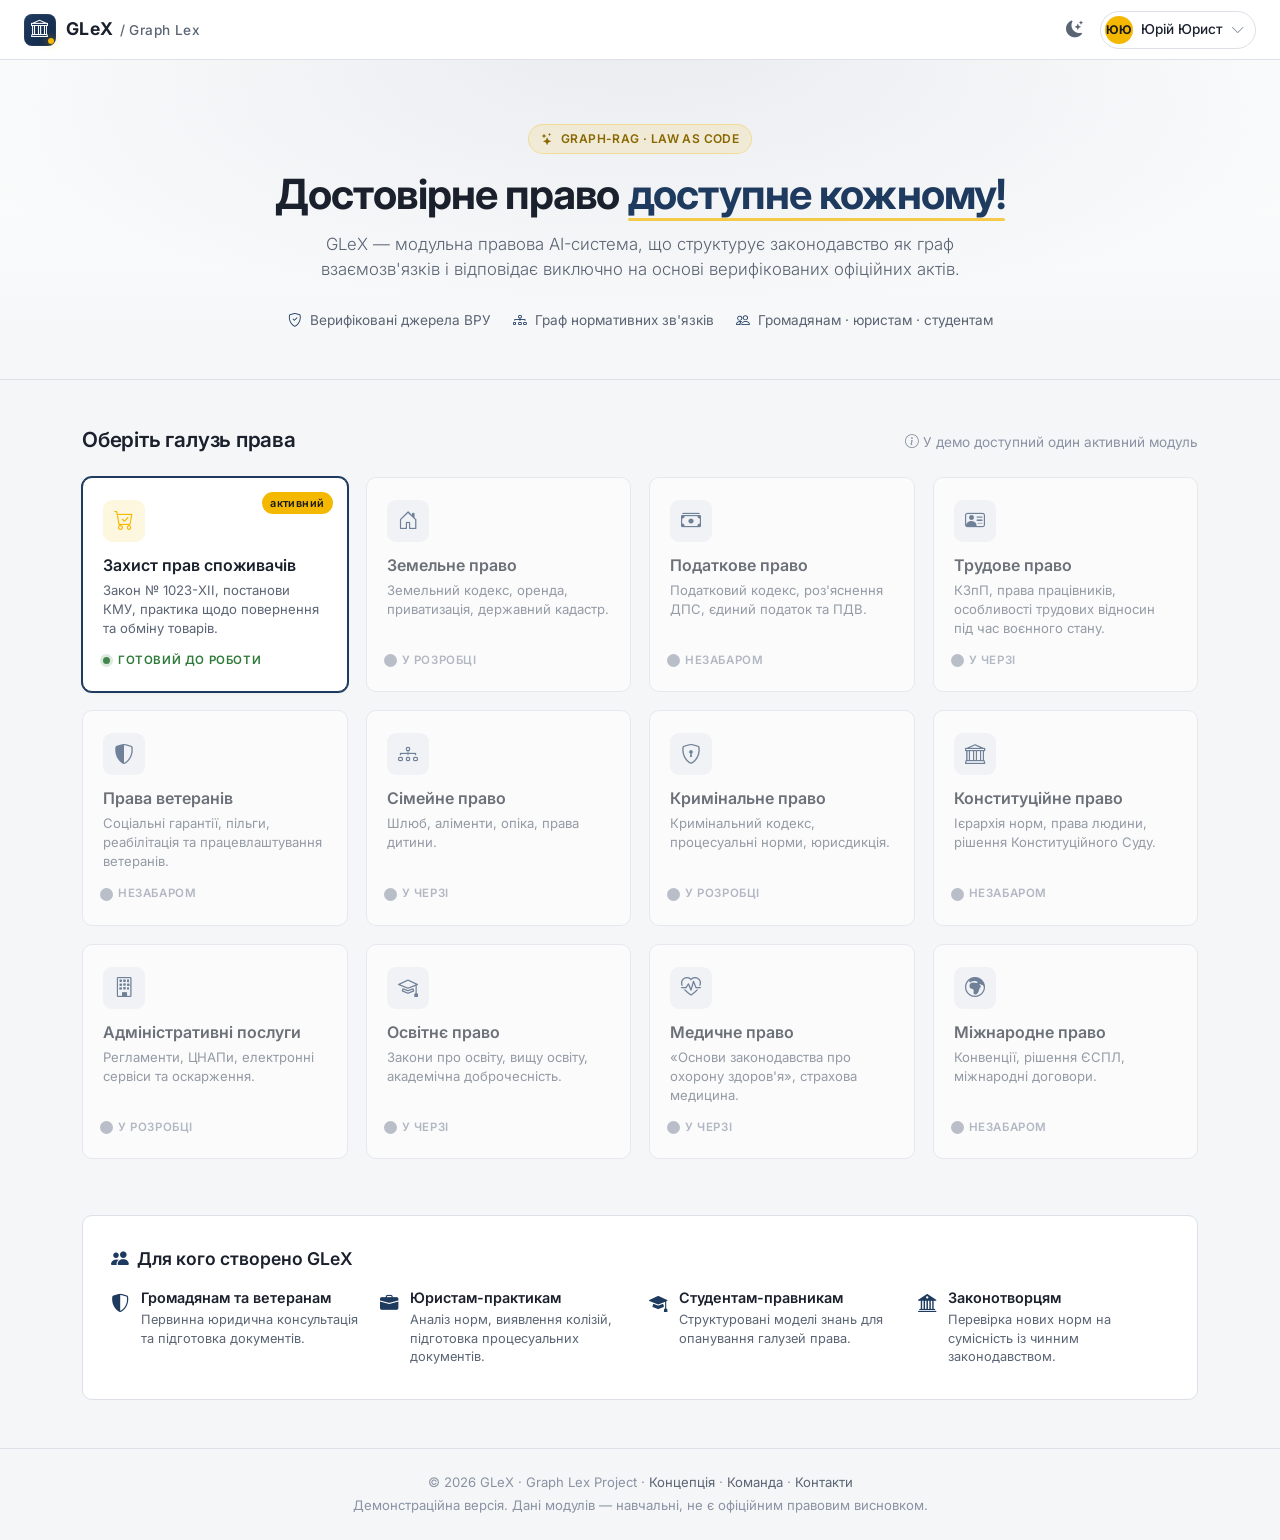
<file: index.html>
<!DOCTYPE html>
<html lang="uk" data-bs-theme="light">

<head>
    <meta charset="UTF-8">
    <meta name="viewport" content="width=device-width, initial-scale=1.0">
    <title>GLeX — модульна AI правова система</title>
    <meta name="description"
        content="GLeX (Graph Lex) — модульна AI правова система на базі Graph-RAG і концепції Law as Code.">

    <link href="https://cdn.jsdelivr.net/npm/bootstrap@5.3.2/dist/css/bootstrap.min.css" rel="stylesheet">
    <link rel="stylesheet" href="https://cdn.jsdelivr.net/npm/bootstrap-icons@1.11.2/font/bootstrap-icons.min.css">
    <link rel="preconnect" href="https://fonts.googleapis.com">
    <link rel="preconnect" href="https://fonts.gstatic.com" crossorigin>
    <link href="https://fonts.googleapis.com/css2?family=Inter:wght@400;500;600;700&display=swap" rel="stylesheet">

    <link rel="stylesheet" href="assets/css/common.css">
    <link rel="stylesheet" href="assets/css/index.css">
</head>

<body>

    <header class="gl-navbar">
        <a class="brand" href="index.html">
            <span class="brand-mark"><i class="bi bi-bank"></i></span>
            <span><span class="brand-name">GLeX</span><span class="brand-sub d-none d-sm-inline">/ Graph
                    Lex</span></span>
        </a>

        <div class="nav-actions">
            <button class="gl-icon-btn" data-theme-toggle title="Перемкнути тему">
                <i class="bi bi-moon-stars-fill" data-theme-icon></i>
            </button>

            <div class="dropdown">
                <button class="gl-user-toggle" data-bs-toggle="dropdown" aria-expanded="false">
                    <span class="gl-avatar">ЮЮ</span>
                    <span class="gl-user-name d-none d-md-inline">Юрій Юрист</span>
                    <i class="bi bi-chevron-down small text-gl-subtle d-none d-md-inline"></i>
                </button>
                <ul class="dropdown-menu dropdown-menu-end">
                    <li><a class="dropdown-item" href="#"><i class="bi bi-person"></i>Акаунт</a></li>
                    <li><a class="dropdown-item" href="#"><i class="bi bi-gear"></i>Налаштування</a></li>
                    <li><a class="dropdown-item" href="#"><i class="bi bi-info-circle"></i>Довідка</a></li>
                    <li><a class="dropdown-item" href="#"><i class="bi bi-chat-square-dots"></i>Зворотний зв'язок</a>
                    </li>
                    <li>
                        <hr class="dropdown-divider">
                    </li>
                    <li><a class="dropdown-item text-danger" href="#"><i class="bi bi-box-arrow-right"></i>Вихід</a>
                    </li>
                </ul>
            </div>
        </div>
    </header>

    <section class="gl-hero">
        <div class="container text-center">
            <span class="eyebrow"><i class="bi bi-stars"></i>Graph-RAG · Law as Code</span>
            <h1>Достовірне право <span class="accent">доступне кожному!</span></h1>
            <p class="lead">
                GLeX — модульна правова AI-система, що структурує законодавство як граф
                взаємозв'язків і відповідає виключно на основі верифікованих офіційних актів.
            </p>

            <div class="gl-hero-meta">
                <span class="item"><i class="bi bi-shield-check"></i>Верифіковані джерела ВРУ</span>
                <span class="item"><i class="bi bi-diagram-3"></i>Граф нормативних зв'язків</span>
                <span class="item"><i class="bi bi-people"></i>Громадянам · юристам · студентам</span>
            </div>
        </div>
    </section>

    <main class="container py-5">

        <div class="gl-section-title">
            <h2>Оберіть галузь права</h2>
            <span class="hint"><i class="bi bi-info-circle me-1"></i>У демо доступний один активний модуль</span>
        </div>

        <div class="gl-card-grid">

            <a href="module.html" class="gl-law-card is-active" data-href="module.html">
                <span class="badge-active">активний</span>
                <span class="icon-wrap"><i class="bi bi-cart-check"></i></span>
                <h3>Захист прав споживачів</h3>
                <p>Закон № 1023-XII, постанови КМУ, практика щодо повернення та обміну товарів.</p>
                <span class="status"><span class="dot"></span>Готовий до роботи</span>
            </a>

            <div class="gl-law-card is-disabled">
                <span class="icon-wrap"><i class="bi bi-house-door"></i></span>
                <h3>Земельне право</h3>
                <p>Земельний кодекс, оренда, приватизація, державний кадастр.</p>
                <span class="status"><span class="dot"></span>У розробці</span>
            </div>

            <div class="gl-law-card is-disabled">
                <span class="icon-wrap"><i class="bi bi-cash-stack"></i></span>
                <h3>Податкове право</h3>
                <p>Податковий кодекс, роз'яснення ДПС, єдиний податок та ПДВ.</p>
                <span class="status"><span class="dot"></span>Незабаром</span>
            </div>

            <div class="gl-law-card is-disabled">
                <span class="icon-wrap"><i class="bi bi-person-vcard"></i></span>
                <h3>Трудове право</h3>
                <p>КЗпП, права працівників, особливості трудових відносин під час воєнного стану.</p>
                <span class="status"><span class="dot"></span>У черзі</span>
            </div>

            <div class="gl-law-card is-disabled">
                <span class="icon-wrap"><i class="bi bi-shield-shaded"></i></span>
                <h3>Права ветеранів</h3>
                <p>Соціальні гарантії, пільги, реабілітація та працевлаштування ветеранів.</p>
                <span class="status"><span class="dot"></span>Незабаром</span>
            </div>

            <div class="gl-law-card is-disabled">
                <span class="icon-wrap"><i class="bi bi-diagram-3"></i></span>
                <h3>Сімейне право</h3>
                <p>Шлюб, аліменти, опіка, права дитини.</p>
                <span class="status"><span class="dot"></span>У черзі</span>
            </div>

            <div class="gl-law-card is-disabled">
                <span class="icon-wrap"><i class="bi bi-shield-lock"></i></span>
                <h3>Кримінальне право</h3>
                <p>Кримінальний кодекс, процесуальні норми, юрисдикція.</p>
                <span class="status"><span class="dot"></span>У розробці</span>
            </div>

            <div class="gl-law-card is-disabled">
                <span class="icon-wrap"><i class="bi bi-bank"></i></span>
                <h3>Конституційне право</h3>
                <p>Ієрархія норм, права людини, рішення Конституційного Суду.</p>
                <span class="status"><span class="dot"></span>Незабаром</span>
            </div>

            <div class="gl-law-card is-disabled">
                <span class="icon-wrap"><i class="bi bi-building"></i></span>
                <h3>Адміністративні послуги</h3>
                <p>Регламенти, ЦНАПи, електронні сервіси та оскарження.</p>
                <span class="status"><span class="dot"></span>У розробці</span>
            </div>

            <div class="gl-law-card is-disabled">
                <span class="icon-wrap"><i class="bi bi-mortarboard"></i></span>
                <h3>Освітнє право</h3>
                <p>Закони про освіту, вищу освіту, академічна доброчесність.</p>
                <span class="status"><span class="dot"></span>У черзі</span>
            </div>

            <div class="gl-law-card is-disabled">
                <span class="icon-wrap"><i class="bi bi-heart-pulse"></i></span>
                <h3>Медичне право</h3>
                <p>«Основи законодавства про охорону здоров'я», страхова медицина.</p>
                <span class="status"><span class="dot"></span>У черзі</span>
            </div>

            <div class="gl-law-card is-disabled">
                <span class="icon-wrap"><i class="bi bi-globe-europe-africa"></i></span>
                <h3>Міжнародне право</h3>
                <p>Конвенції, рішення ЄСПЛ, міжнародні договори.</p>
                <span class="status"><span class="dot"></span>Незабаром</span>
            </div>

        </div>

        <section class="gl-audience">
            <h3><i class="bi bi-people-fill me-2" style="color: var(--gl-primary);"></i>Для кого створено GLeX</h3>
            <div class="gl-audience-grid">
                <div class="gl-audience-item">
                    <i class="bi bi-shield-shaded"></i>
                    <div>
                        <div class="label">Громадянам та ветеранам</div>
                        <div class="desc">Первинна юридична консультація та підготовка документів.</div>
                    </div>
                </div>
                <div class="gl-audience-item">
                    <i class="bi bi-briefcase-fill"></i>
                    <div>
                        <div class="label">Юристам-практикам</div>
                        <div class="desc">Аналіз норм, виявлення колізій, підготовка процесуальних документів.</div>
                    </div>
                </div>
                <div class="gl-audience-item">
                    <i class="bi bi-mortarboard-fill"></i>
                    <div>
                        <div class="label">Студентам-правникам</div>
                        <div class="desc">Структуровані моделі знань для опанування галузей права.</div>
                    </div>
                </div>
                <div class="gl-audience-item">
                    <i class="bi bi-bank2"></i>
                    <div>
                        <div class="label">Законотворцям</div>
                        <div class="desc">Перевірка нових норм на сумісність із чинним законодавством.</div>
                    </div>
                </div>
            </div>
        </section>

    </main>

    <footer class="gl-footer">
        <div class="container">
            <div>© 2026 GLeX · Graph Lex Project · <a href="#">Концепція</a> · <a href="#">Команда</a> · <a
                    href="#">Контакти</a></div>
            <div class="mt-1">Демонстраційна версія. Дані модулів — навчальні, не є офіційним правовим висновком.</div>
        </div>
    </footer>

    <script src="https://cdn.jsdelivr.net/npm/bootstrap@5.3.2/dist/js/bootstrap.bundle.min.js"></script>
    <script src="assets/js/theme.js"></script>
    <script src="assets/js/index.js"></script>
</body>

</html>
</file>
<file: assets/css/common.css>
:root {
    --gl-primary: #1e3a5f;
    --gl-primary-hover: #264b78;
    --gl-accent: #f5b800;
    --gl-accent-soft: rgba(245, 184, 0, 0.12);

    --gl-bg: #f5f6f8;
    --gl-surface: #ffffff;
    --gl-surface-alt: #eef0f4;
    --gl-border: #dde1e7;
    --gl-text: #1a202c;
    --gl-text-muted: #5a6473;
    --gl-text-subtle: #8a93a3;

    --gl-shadow-sm: 0 1px 2px rgba(15, 23, 42, 0.04), 0 1px 3px rgba(15, 23, 42, 0.06);
    --gl-shadow-md: 0 4px 12px rgba(15, 23, 42, 0.06), 0 2px 4px rgba(15, 23, 42, 0.04);
    --gl-shadow-lg: 0 14px 32px rgba(15, 23, 42, 0.10);

    --gl-radius: 10px;
    --gl-radius-sm: 6px;

    --gl-font: 'Inter', 'Segoe UI', system-ui, -apple-system, sans-serif;

    --gl-navbar-h: 60px;
}

[data-bs-theme="dark"] {
    --gl-primary: #4a85c7;
    --gl-primary-hover: #5d97d9;
    --gl-accent: #f5b800;
    --gl-accent-soft: rgba(245, 184, 0, 0.18);

    --gl-bg: #0d1117;
    --gl-surface: #161b22;
    --gl-surface-alt: #1c232c;
    --gl-border: #2a323d;
    --gl-text: #e6edf3;
    --gl-text-muted: #9aa5b1;
    --gl-text-subtle: #6b7685;

    --gl-shadow-sm: 0 1px 2px rgba(0, 0, 0, 0.4);
    --gl-shadow-md: 0 4px 12px rgba(0, 0, 0, 0.4);
    --gl-shadow-lg: 0 14px 32px rgba(0, 0, 0, 0.6);
}

html,
body {
    height: 100%;
}

body {
    font-family: var(--gl-font);
    background-color: var(--gl-bg);
    color: var(--gl-text);
    transition: background-color 0.25s ease, color 0.25s ease;
    -webkit-font-smoothing: antialiased;
}

/* ===== Navbar ===== */
.gl-navbar {
    background-color: var(--gl-surface);
    border-bottom: 1px solid var(--gl-border);
    height: var(--gl-navbar-h);
    padding: 0 1.5rem;
    display: flex;
    align-items: center;
    position: sticky;
    top: 0;
    z-index: 1030;
}

.gl-navbar .brand {
    display: flex;
    align-items: center;
    gap: 10px;
    text-decoration: none;
    color: var(--gl-text);
    font-weight: 700;
    letter-spacing: 0.4px;
}

.gl-navbar .brand-mark {
    width: 32px;
    height: 32px;
    border-radius: 8px;
    background: linear-gradient(135deg, var(--gl-primary) 0%, #122847 100%);
    color: #fff;
    display: flex;
    align-items: center;
    justify-content: center;
    font-size: 1.05rem;
    box-shadow: inset 0 0 0 1px rgba(255, 255, 255, 0.05);
}

.gl-navbar .brand-mark::after {
    content: "";
    position: absolute;
    transform: translate(11px, 11px);
    width: 6px;
    height: 6px;
    border-radius: 50%;
    background: var(--gl-accent);
    box-shadow: 0 0 8px rgba(245, 184, 0, 0.7);
}

.gl-navbar .brand-name {
    font-size: 1.1rem;
}

.gl-navbar .brand-sub {
    color: var(--gl-text-muted);
    font-weight: 500;
    font-size: 0.85rem;
    margin-left: 6px;
}

.gl-navbar .nav-actions {
    display: flex;
    align-items: center;
    gap: 0.5rem;
    margin-left: auto;
}

/* Icon-button generic */
.gl-icon-btn {
    width: 36px;
    height: 36px;
    border-radius: 8px;
    border: 1px solid transparent;
    background-color: transparent;
    color: var(--gl-text-muted);
    display: inline-flex;
    align-items: center;
    justify-content: center;
    font-size: 1.05rem;
    cursor: pointer;
    transition: all 0.15s ease;
}

.gl-icon-btn:hover {
    background-color: var(--gl-surface-alt);
    color: var(--gl-text);
    border-color: var(--gl-border);
}

/* User dropdown trigger */
.gl-user-toggle {
    display: flex;
    align-items: center;
    gap: 8px;
    padding: 4px 10px 4px 4px;
    border-radius: 999px;
    border: 1px solid var(--gl-border);
    background: var(--gl-surface);
    color: var(--gl-text);
    cursor: pointer;
    transition: background-color 0.15s ease;
}

.gl-user-toggle:hover {
    background: var(--gl-surface-alt);
}

.gl-avatar {
    width: 28px;
    height: 28px;
    border-radius: 50%;
    background: var(--gl-accent);
    color: #1a1a1a;
    display: flex;
    align-items: center;
    justify-content: center;
    font-size: 0.75rem;
    font-weight: 700;
}

.gl-user-toggle .gl-user-name {
    font-size: 0.85rem;
    font-weight: 500;
}

/* Bootstrap dropdown override */
.dropdown-menu {
    border-radius: var(--gl-radius);
    border: 1px solid var(--gl-border);
    background: var(--gl-surface);
    box-shadow: var(--gl-shadow-md);
    padding: 6px;
    min-width: 220px;
}

.dropdown-item {
    border-radius: var(--gl-radius-sm);
    padding: 8px 10px;
    color: var(--gl-text);
    font-size: 0.9rem;
}

.dropdown-item:hover,
.dropdown-item:focus {
    background-color: var(--gl-surface-alt);
    color: var(--gl-text);
}

.dropdown-item i {
    color: var(--gl-text-muted);
    width: 18px;
    text-align: center;
    margin-right: 6px;
}

.dropdown-divider {
    border-color: var(--gl-border);
    margin: 4px 0;
}

/* ===== Generic buttons ===== */
.btn-gl-primary {
    background-color: var(--gl-primary);
    color: #fff;
    border: 1px solid var(--gl-primary);
    border-radius: 8px;
    padding: 7px 16px;
    font-size: 0.88rem;
    font-weight: 500;
    transition: all 0.15s ease;
}

.btn-gl-primary:hover {
    background-color: var(--gl-primary-hover);
    border-color: var(--gl-primary-hover);
    color: #fff;
}

.btn-gl-outline {
    background-color: transparent;
    color: var(--gl-text);
    border: 1px solid var(--gl-border);
    border-radius: 8px;
    padding: 7px 14px;
    font-size: 0.88rem;
    font-weight: 500;
    transition: all 0.15s ease;
}

.btn-gl-outline:hover {
    background-color: var(--gl-surface-alt);
    border-color: var(--gl-text-subtle);
    color: var(--gl-text);
}

/* ===== Scrollbar ===== */
::-webkit-scrollbar {
    width: 10px;
    height: 10px;
}

::-webkit-scrollbar-track {
    background: transparent;
}

::-webkit-scrollbar-thumb {
    background: var(--gl-border);
    border-radius: 10px;
    border: 2px solid var(--gl-bg);
}

::-webkit-scrollbar-thumb:hover {
    background: var(--gl-text-subtle);
}

/* ===== Utility ===== */
.text-gl-muted {
    color: var(--gl-text-muted) !important;
}

.text-gl-subtle {
    color: var(--gl-text-subtle) !important;
}

.bg-gl-surface {
    background-color: var(--gl-surface) !important;
}

.gl-divider {
    height: 1px;
    background-color: var(--gl-border);
    width: 100%;
}

/* ===== Footer ===== */
.gl-footer {
    border-top: 1px solid var(--gl-border);
    padding: 1.5rem 0;
    text-align: center;
    color: var(--gl-text-subtle);
    font-size: 0.82rem;
}

.gl-footer a {
    color: var(--gl-text-muted);
    text-decoration: none;
}

.gl-footer a:hover {
    color: var(--gl-primary);
}
</file>
<file: assets/css/index.css>
/* ===== Hero ===== */
.gl-hero {
    padding: 64px 0 48px;
    border-bottom: 1px solid var(--gl-border);
    background:
        radial-gradient(1200px 400px at 50% -10%, rgba(30, 58, 95, 0.10), transparent 70%),
        linear-gradient(180deg, var(--gl-surface) 0%, var(--gl-bg) 100%);
}

[data-bs-theme="dark"] .gl-hero {
    background:
        radial-gradient(1200px 400px at 50% -10%, rgba(74, 133, 199, 0.18), transparent 70%),
        linear-gradient(180deg, var(--gl-surface) 0%, var(--gl-bg) 100%);
}

.gl-hero .eyebrow {
    display: inline-flex;
    align-items: center;
    gap: 8px;
    padding: 5px 12px;
    border-radius: 999px;
    background: var(--gl-accent-soft);
    color: #8a6700;
    border: 1px solid rgba(245, 184, 0, 0.30);
    font-size: 0.75rem;
    font-weight: 600;
    letter-spacing: 0.4px;
    text-transform: uppercase;
}

[data-bs-theme="dark"] .gl-hero .eyebrow {
    color: var(--gl-accent);
    border-color: rgba(245, 184, 0, 0.25);
}

.gl-hero h1 {
    font-size: clamp(1.7rem, 3.4vw, 2.6rem);
    font-weight: 700;
    line-height: 1.2;
    margin: 16px 0 12px;
    color: var(--gl-text);
    letter-spacing: -0.02em;
}

.gl-hero h1 .accent {
    color: var(--gl-primary);
    position: relative;
}

.gl-hero h1 .accent::after {
    content: "";
    position: absolute;
    left: 0;
    right: 0;
    bottom: -2px;
    height: 3px;
    background: var(--gl-accent);
    border-radius: 2px;
    opacity: 0.7;
}

.gl-hero p.lead {
    color: var(--gl-text-muted);
    font-size: 1.05rem;
    max-width: 640px;
    margin: 0 auto;
}

.gl-hero-meta {
    display: flex;
    gap: 22px;
    justify-content: center;
    flex-wrap: wrap;
    margin-top: 28px;
}

.gl-hero-meta .item {
    display: flex;
    align-items: center;
    gap: 8px;
    color: var(--gl-text-muted);
    font-size: 0.85rem;
}

.gl-hero-meta .item i {
    color: var(--gl-primary);
}

/* ===== Section heading ===== */
.gl-section-title {
    display: flex;
    align-items: baseline;
    justify-content: space-between;
    margin-bottom: 24px;
    gap: 16px;
    flex-wrap: wrap;
}

.gl-section-title h2 {
    font-size: 1.3rem;
    font-weight: 600;
    margin: 0;
    color: var(--gl-text);
    letter-spacing: -0.01em;
}

.gl-section-title .hint {
    color: var(--gl-text-subtle);
    font-size: 0.85rem;
}

/* ===== Law cards grid ===== */
.gl-card-grid {
    display: grid;
    grid-template-columns: repeat(auto-fill, minmax(240px, 1fr));
    gap: 18px;
}

.gl-law-card {
    position: relative;
    background-color: var(--gl-surface);
    border: 1px solid var(--gl-border);
    border-radius: var(--gl-radius);
    padding: 22px 20px;
    transition: all 0.18s ease;
    text-decoration: none;
    color: inherit;
    display: flex;
    flex-direction: column;
    min-height: 170px;
    cursor: not-allowed;
}

.gl-law-card.is-disabled {
    opacity: 0.62;
}

.gl-law-card.is-active {
    cursor: pointer;
    border-color: var(--gl-primary);
    box-shadow: 0 0 0 1px var(--gl-primary), var(--gl-shadow-sm);
}

.gl-law-card.is-active:hover {
    transform: translateY(-3px);
    box-shadow: 0 0 0 1px var(--gl-primary), var(--gl-shadow-lg);
}

.gl-law-card .icon-wrap {
    width: 42px;
    height: 42px;
    border-radius: 9px;
    background: var(--gl-surface-alt);
    color: var(--gl-primary);
    display: flex;
    align-items: center;
    justify-content: center;
    font-size: 1.25rem;
    margin-bottom: 14px;
}

.gl-law-card.is-active .icon-wrap {
    background: var(--gl-accent-soft);
    color: var(--gl-accent);
}

.gl-law-card h3 {
    font-size: 1rem;
    font-weight: 600;
    margin: 0 0 6px;
    color: var(--gl-text);
}

.gl-law-card p {
    font-size: 0.82rem;
    color: var(--gl-text-muted);
    margin: 0;
    line-height: 1.45;
}

.gl-law-card .status {
    margin-top: auto;
    padding-top: 14px;
    font-size: 0.72rem;
    color: var(--gl-text-subtle);
    text-transform: uppercase;
    letter-spacing: 0.6px;
    font-weight: 600;
    display: flex;
    align-items: center;
    gap: 6px;
}

.gl-law-card.is-active .status {
    color: #2f7a3a;
}

[data-bs-theme="dark"] .gl-law-card.is-active .status {
    color: #6dd486;
}

.gl-law-card .status .dot {
    width: 7px;
    height: 7px;
    border-radius: 50%;
    background-color: currentColor;
    box-shadow: 0 0 0 3px currentColor;
    opacity: 1;
    margin-right: 2px;
}

.gl-law-card .status .dot {
    opacity: 0.9;
}

.gl-law-card.is-active .status .dot {
    background-color: #2f7a3a;
    box-shadow: 0 0 0 3px rgba(47, 122, 58, 0.18);
}

[data-bs-theme="dark"] .gl-law-card.is-active .status .dot {
    background-color: #6dd486;
    box-shadow: 0 0 0 3px rgba(109, 212, 134, 0.18);
}

.gl-law-card .badge-active {
    position: absolute;
    top: 14px;
    right: 14px;
    font-size: 0.68rem;
    padding: 3px 8px;
    border-radius: 999px;
    background: var(--gl-accent);
    color: #1a1a1a;
    font-weight: 600;
    letter-spacing: 0.4px;
}

/* ===== Audience strip ===== */
.gl-audience {
    margin-top: 56px;
    padding: 32px 28px;
    background: var(--gl-surface);
    border: 1px solid var(--gl-border);
    border-radius: var(--gl-radius);
}

.gl-audience h3 {
    font-size: 1.1rem;
    font-weight: 600;
    margin-bottom: 18px;
    color: var(--gl-text);
}

.gl-audience-grid {
    display: grid;
    grid-template-columns: repeat(auto-fit, minmax(200px, 1fr));
    gap: 18px;
}

.gl-audience-item {
    display: flex;
    align-items: flex-start;
    gap: 12px;
}

.gl-audience-item i {
    font-size: 1.15rem;
    color: var(--gl-primary);
    margin-top: 2px;
}

.gl-audience-item .label {
    font-size: 0.9rem;
    font-weight: 600;
    color: var(--gl-text);
    margin-bottom: 2px;
}

.gl-audience-item .desc {
    font-size: 0.8rem;
    color: var(--gl-text-muted);
    line-height: 1.45;
}
</file>
